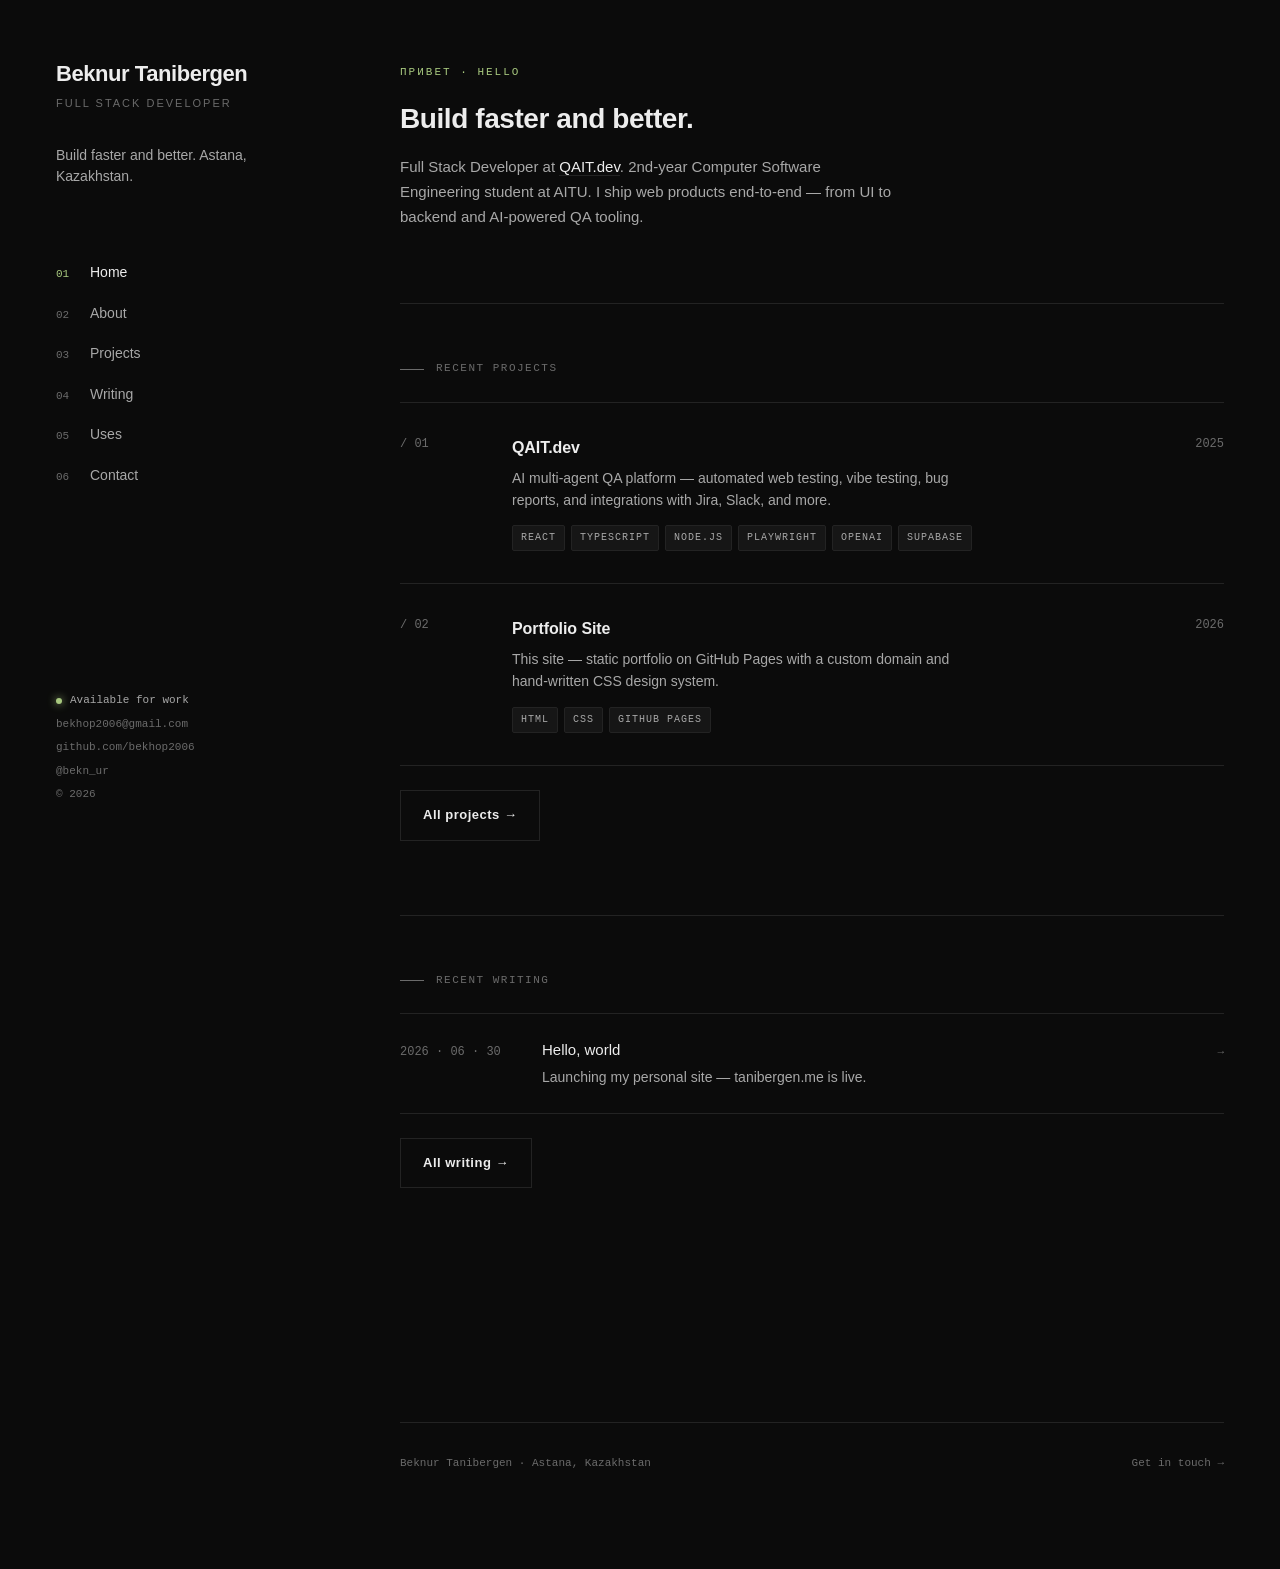
<file: index.html>
<!DOCTYPE html>
<html lang="en">
  <head>
    <meta charset="utf-8" />
    <link rel="icon" type="image/x-icon" href="/images/favicon.ico" />
    <meta name="viewport" content="width=device-width, initial-scale=1" />
    <title>Beknur Tanibergen — Full Stack Developer</title>
    <meta
      name="description"
      content="Full Stack Developer at QAIT.dev. 2nd-year student at AITU, Astana, Kazakhstan. Build faster and better."
    />
    <link rel="canonical" href="https://tanibergen.me/" />
    <meta property="og:type" content="website" />
    <meta property="og:url" content="https://tanibergen.me/" />
    <meta property="og:title" content="Beknur Tanibergen — Full Stack Developer" />
    <meta
      property="og:description"
      content="Full Stack Developer at QAIT.dev. 2nd-year student at AITU, Astana, Kazakhstan."
    />
    <link rel="stylesheet" href="/css/styles.css" />
  </head>
  <body>
    <div class="shell">
      <aside class="sidebar">
        <a href="/" class="brand">
          <div class="name">Beknur Tanibergen</div>
          <div class="role">Full Stack Developer</div>
        </a>
        <p class="bio">Build faster and better. Astana, Kazakhstan.</p>
        <nav class="nav">
          <a href="/" class="active"><span class="num">01</span><span>Home</span></a>
          <a href="/about/"><span class="num">02</span><span>About</span></a>
          <a href="/projects/"><span class="num">03</span><span>Projects</span></a>
          <a href="/blog/"><span class="num">04</span><span>Writing</span></a>
          <a href="/uses/"><span class="num">05</span><span>Uses</span></a>
          <a href="/contact/"><span class="num">06</span><span>Contact</span></a>
        </nav>
        <div class="sidebar-foot">
          <span class="status"><span class="dot"></span>Available for work</span>
          <a href="mailto:bekhop2006@gmail.com">bekhop2006@gmail.com</a>
          <a href="https://github.com/bekhop2006" target="_blank" rel="noopener noreferrer">github.com/bekhop2006</a>
          <a href="https://t.me/bekn_ur" target="_blank" rel="noopener noreferrer">@bekn_ur</a>
          <span>© 2026</span>
        </div>
      </aside>

      <main class="main">
        <section class="hero">
          <div class="eyebrow">Привет · Hello</div>
          <h1>Build faster and better.</h1>
          <p class="lede">
            Full Stack Developer at <a href="https://qait.dev" target="_blank" rel="noopener noreferrer">QAIT.dev</a>.
            2nd-year Computer Software Engineering student at AITU. I ship web products end-to-end — from UI to
            backend and AI-powered QA tooling.
          </p>
        </section>

        <section class="block">
          <div class="section-label">Recent projects</div>
          <div class="projects">
            <a href="/projects/qait/" class="project">
              <div class="index">/ 01</div>
              <div>
                <div class="project-title">QAIT.dev</div>
                <div class="project-desc">
                  AI multi-agent QA platform — automated web testing, vibe testing, bug reports, and integrations
                  with Jira, Slack, and more.
                </div>
                <div class="tags">
                  <span class="tag">React</span><span class="tag">TypeScript</span><span class="tag">Node.js</span
                  ><span class="tag">Playwright</span><span class="tag">OpenAI</span><span class="tag">Supabase</span>
                </div>
              </div>
              <div class="year">2025</div>
            </a>
            <a href="/projects/portfolio-site/" class="project">
              <div class="index">/ 02</div>
              <div>
                <div class="project-title">Portfolio Site</div>
                <div class="project-desc">
                  This site — static portfolio on GitHub Pages with a custom domain and hand-written CSS design
                  system.
                </div>
                <div class="tags">
                  <span class="tag">HTML</span><span class="tag">CSS</span><span class="tag">GitHub Pages</span>
                </div>
              </div>
              <div class="year">2026</div>
            </a>
          </div>
          <p style="margin-top: 24px">
            <a href="/projects/" class="btn btn-ghost">All projects →</a>
          </p>
        </section>

        <section class="block">
          <div class="section-label">Recent writing</div>
          <div class="posts">
            <a href="/blog/hello-world/" class="post-row">
              <div class="date">2026 · 06 · 30</div>
              <div>
                <div class="post-title">Hello, world</div>
                <div class="post-excerpt">Launching my personal site — tanibergen.me is live.</div>
              </div>
              <div class="reading">→</div>
            </a>
          </div>
          <p style="margin-top: 24px">
            <a href="/blog/" class="btn btn-ghost">All writing →</a>
          </p>
        </section>
      </main>

      <footer class="foot">
        <span>Beknur Tanibergen · Astana, Kazakhstan</span>
        <span><a href="/contact/">Get in touch →</a></span>
      </footer>
    </div>
  </body>
</html>
</file>
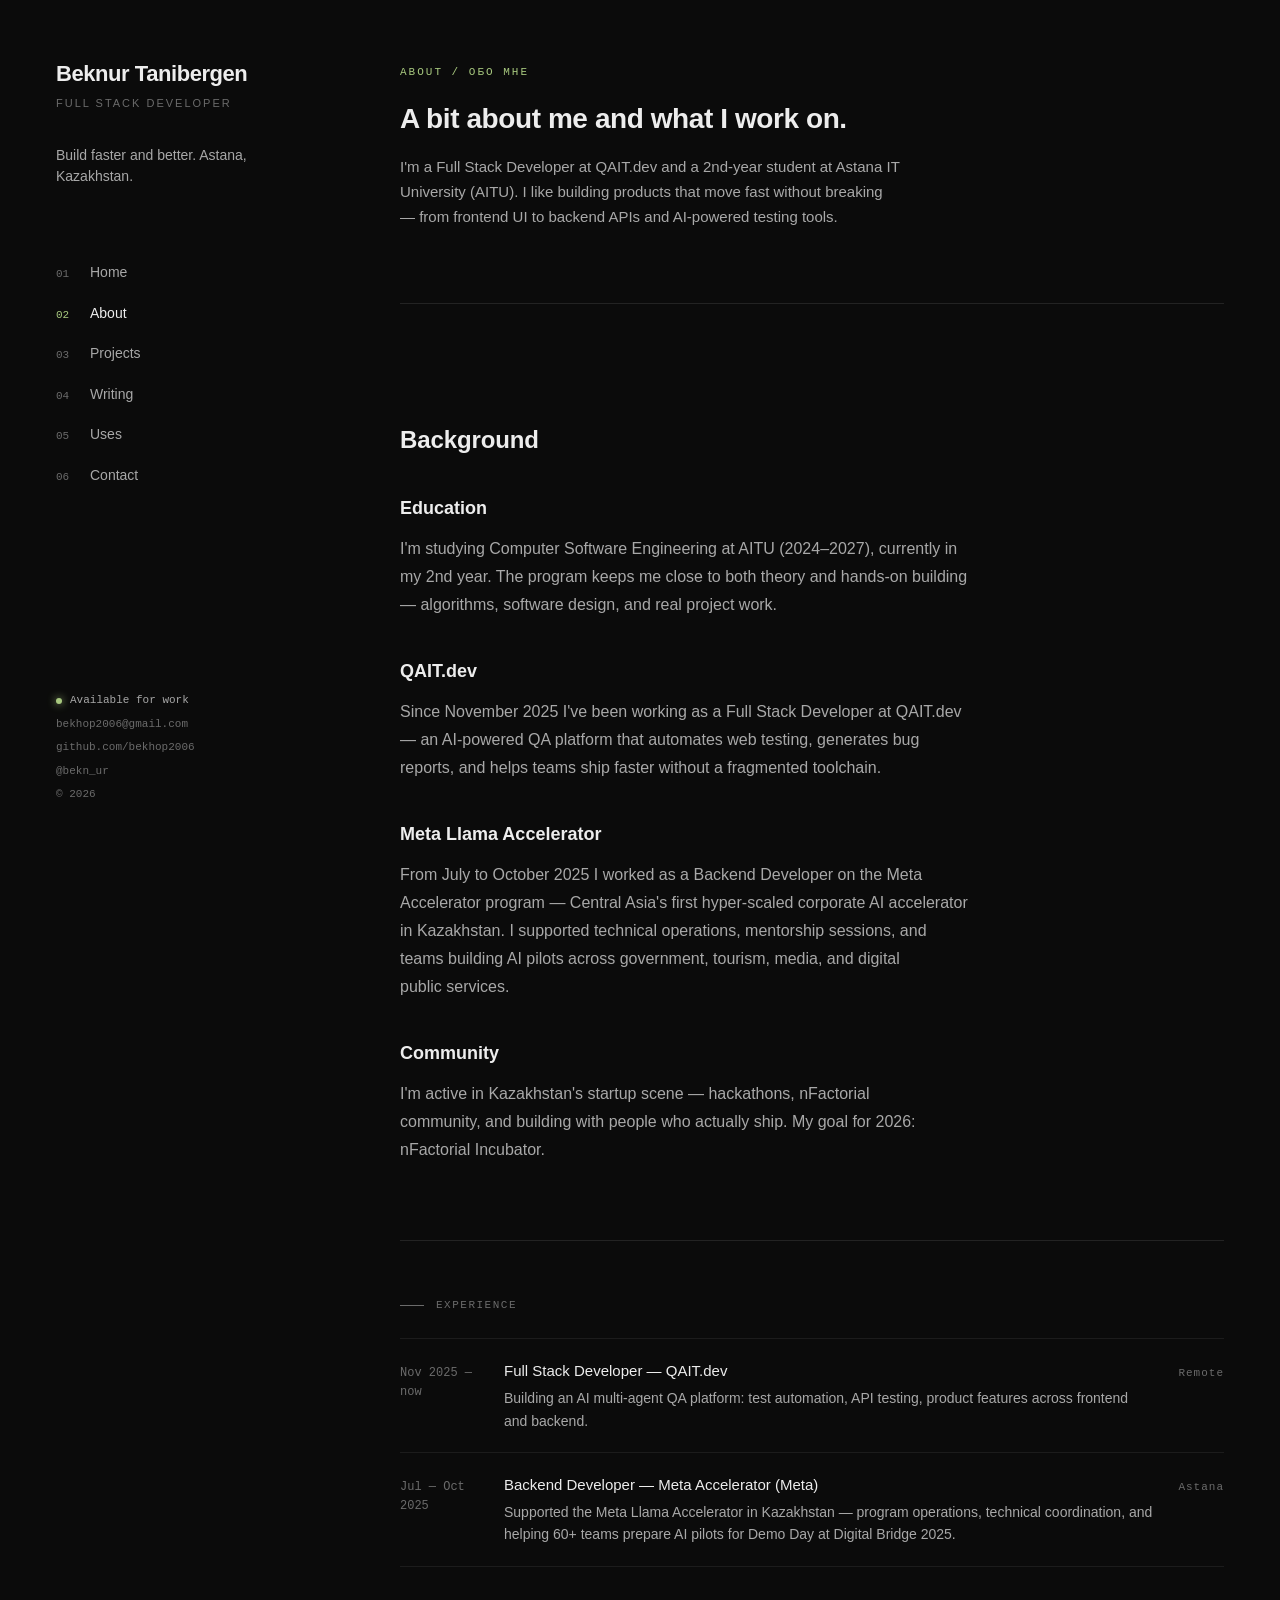
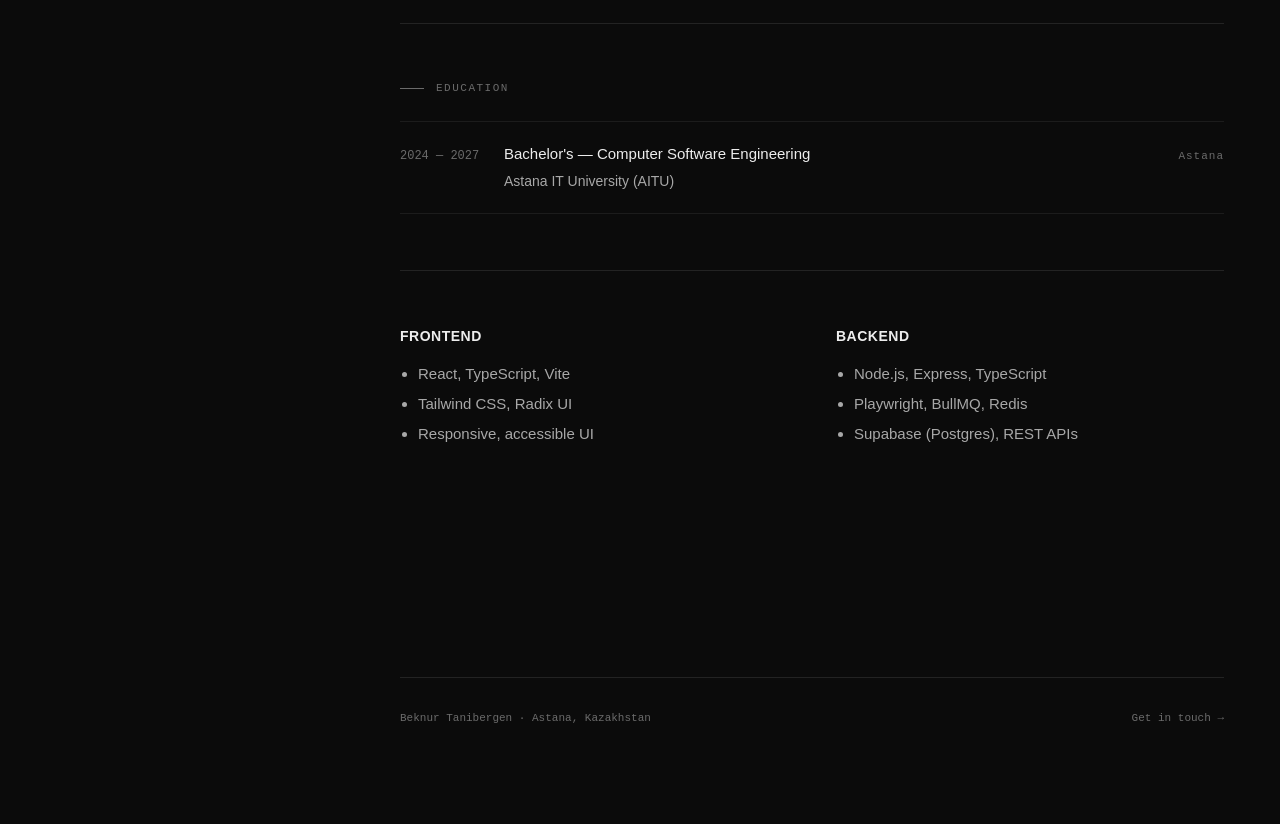
<file: about/index.html>
<!DOCTYPE html>
<html lang="en">
  <head>
    <meta charset="utf-8" />
    <link rel="icon" type="image/x-icon" href="/images/favicon.ico" />
    <meta name="viewport" content="width=device-width, initial-scale=1" />
    <title>About | Beknur Tanibergen</title>
    <meta name="description" content="About Beknur Tanibergen — Full Stack Developer at QAIT.dev, AITU student." />
    <link rel="stylesheet" href="/css/styles.css" />
  </head>
  <body>
    <div class="shell">
      <aside class="sidebar">
        <a href="/" class="brand">
          <div class="name">Beknur Tanibergen</div>
          <div class="role">Full Stack Developer</div>
        </a>
        <p class="bio">Build faster and better. Astana, Kazakhstan.</p>
        <nav class="nav">
          <a href="/"><span class="num">01</span><span>Home</span></a>
          <a href="/about/" class="active"><span class="num">02</span><span>About</span></a>
          <a href="/projects/"><span class="num">03</span><span>Projects</span></a>
          <a href="/blog/"><span class="num">04</span><span>Writing</span></a>
          <a href="/uses/"><span class="num">05</span><span>Uses</span></a>
          <a href="/contact/"><span class="num">06</span><span>Contact</span></a>
        </nav>
        <div class="sidebar-foot">
          <span class="status"><span class="dot"></span>Available for work</span>
          <a href="mailto:bekhop2006@gmail.com">bekhop2006@gmail.com</a>
          <a href="https://github.com/bekhop2006" target="_blank" rel="noopener noreferrer">github.com/bekhop2006</a>
          <a href="https://t.me/bekn_ur" target="_blank" rel="noopener noreferrer">@bekn_ur</a>
          <span>© 2026</span>
        </div>
      </aside>

      <main class="main">
        <section class="hero">
          <div class="eyebrow">About / Обо мне</div>
          <h1>A bit about me and what I work on.</h1>
          <p class="lede">
            I'm a Full Stack Developer at QAIT.dev and a 2nd-year student at Astana IT University (AITU). I like
            building products that move fast without breaking — from frontend UI to backend APIs and AI-powered
            testing tools.
          </p>
        </section>

        <section class="block prose">
          <h2>Background</h2>
          <h3>Education</h3>
          <p>
            I'm studying Computer Software Engineering at AITU (2024–2027), currently in my 2nd year. The program
            keeps me close to both theory and hands-on building — algorithms, software design, and real project
            work.
          </p>
          <h3>QAIT.dev</h3>
          <p>
            Since November 2025 I've been working as a Full Stack Developer at QAIT.dev — an AI-powered QA platform
            that automates web testing, generates bug reports, and helps teams ship faster without a fragmented
            toolchain.
          </p>
          <h3>Meta Llama Accelerator</h3>
          <p>
            From July to October 2025 I worked as a Backend Developer on the Meta Accelerator program — Central
            Asia's first hyper-scaled corporate AI accelerator in Kazakhstan. I supported technical operations,
            mentorship sessions, and teams building AI pilots across government, tourism, media, and digital public
            services.
          </p>
          <h3>Community</h3>
          <p>
            I'm active in Kazakhstan's startup scene — hackathons, nFactorial community, and building with people
            who actually ship. My goal for 2026: nFactorial Incubator.
          </p>
        </section>

        <section class="block">
          <div class="section-label">Experience</div>
          <div class="row-list">
            <div class="row">
              <div class="meta">Nov 2025 — now</div>
              <div>
                <div class="title">Full Stack Developer — QAIT.dev</div>
                <div class="sub">
                  Building an AI multi-agent QA platform: test automation, API testing, product features across
                  frontend and backend.
                </div>
              </div>
              <div class="end">Remote</div>
            </div>
            <div class="row">
              <div class="meta">Jul — Oct 2025</div>
              <div>
                <div class="title">Backend Developer — Meta Accelerator (Meta)</div>
                <div class="sub">
                  Supported the Meta Llama Accelerator in Kazakhstan — program operations, technical coordination,
                  and helping 60+ teams prepare AI pilots for Demo Day at Digital Bridge 2025.
                </div>
              </div>
              <div class="end">Astana</div>
            </div>
          </div>
        </section>

        <section class="block">
          <div class="section-label">Education</div>
          <div class="row-list">
            <div class="row">
              <div class="meta">2024 — 2027</div>
              <div>
                <div class="title">Bachelor's — Computer Software Engineering</div>
                <div class="sub">Astana IT University (AITU)</div>
              </div>
              <div class="end">Astana</div>
            </div>
          </div>
        </section>

        <section class="block">
          <div class="grid-2">
            <div>
              <h3>Frontend</h3>
              <ul>
                <li>React, TypeScript, Vite</li>
                <li>Tailwind CSS, Radix UI</li>
                <li>Responsive, accessible UI</li>
              </ul>
            </div>
            <div>
              <h3>Backend</h3>
              <ul>
                <li>Node.js, Express, TypeScript</li>
                <li>Playwright, BullMQ, Redis</li>
                <li>Supabase (Postgres), REST APIs</li>
              </ul>
            </div>
          </div>
        </section>
      </main>

      <footer class="foot">
        <span>Beknur Tanibergen · Astana, Kazakhstan</span>
        <span><a href="/contact/">Get in touch →</a></span>
      </footer>
    </div>
  </body>
</html>
</file>
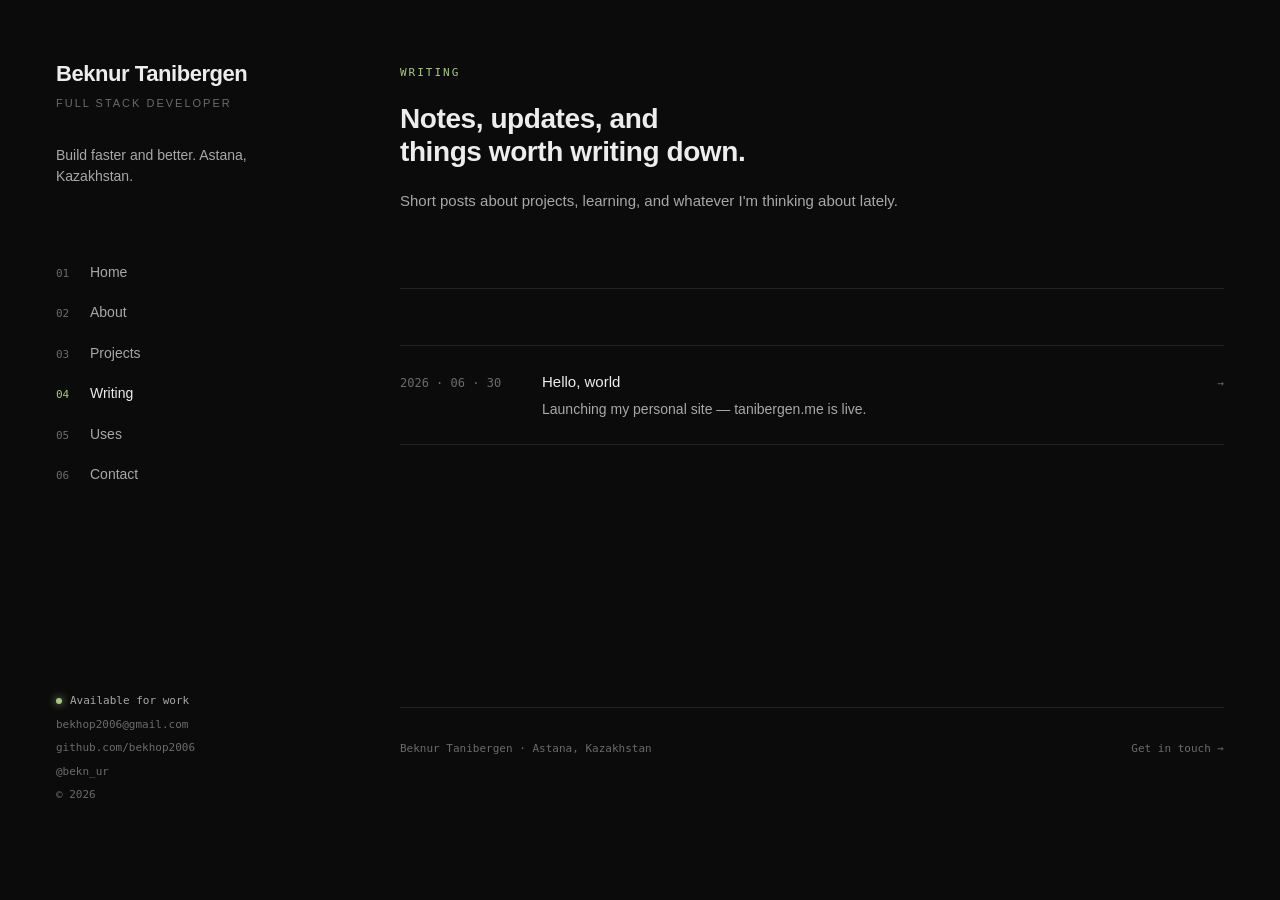
<file: blog/index.html>
<!DOCTYPE html>
<html lang="en">
  <head>
    <meta charset="utf-8" />
    <link rel="icon" type="image/x-icon" href="/images/favicon.ico" />
    <meta name="viewport" content="width=device-width, initial-scale=1" />
    <title>Writing | Beknur Tanibergen</title>
    <link rel="stylesheet" href="/css/styles.css" />
  </head>
  <body>
    <div class="shell">
      <aside class="sidebar">
        <a href="/" class="brand">
          <div class="name">Beknur Tanibergen</div>
          <div class="role">Full Stack Developer</div>
        </a>
        <p class="bio">Build faster and better. Astana, Kazakhstan.</p>
        <nav class="nav">
          <a href="/"><span class="num">01</span><span>Home</span></a>
          <a href="/about/"><span class="num">02</span><span>About</span></a>
          <a href="/projects/"><span class="num">03</span><span>Projects</span></a>
          <a href="/blog/" class="active"><span class="num">04</span><span>Writing</span></a>
          <a href="/uses/"><span class="num">05</span><span>Uses</span></a>
          <a href="/contact/"><span class="num">06</span><span>Contact</span></a>
        </nav>
        <div class="sidebar-foot">
          <span class="status"><span class="dot"></span>Available for work</span>
          <a href="mailto:bekhop2006@gmail.com">bekhop2006@gmail.com</a>
          <a href="https://github.com/bekhop2006" target="_blank" rel="noopener noreferrer">github.com/bekhop2006</a>
          <a href="https://t.me/bekn_ur" target="_blank" rel="noopener noreferrer">@bekn_ur</a>
          <span>© 2026</span>
        </div>
      </aside>

      <main class="main">
        <section class="hero">
          <div class="eyebrow">Writing</div>
          <h1>Notes, updates, and things worth writing down.</h1>
          <p class="lede">Short posts about projects, learning, and whatever I'm thinking about lately.</p>
        </section>

        <section class="block">
          <div class="posts">
            <a href="/blog/hello-world/" class="post-row">
              <div class="date">2026 · 06 · 30</div>
              <div>
                <div class="post-title">Hello, world</div>
                <div class="post-excerpt">Launching my personal site — tanibergen.me is live.</div>
              </div>
              <div class="reading">→</div>
            </a>
          </div>
        </section>
      </main>

      <footer class="foot">
        <span>Beknur Tanibergen · Astana, Kazakhstan</span>
        <span><a href="/contact/">Get in touch →</a></span>
      </footer>
    </div>
  </body>
</html>
</file>
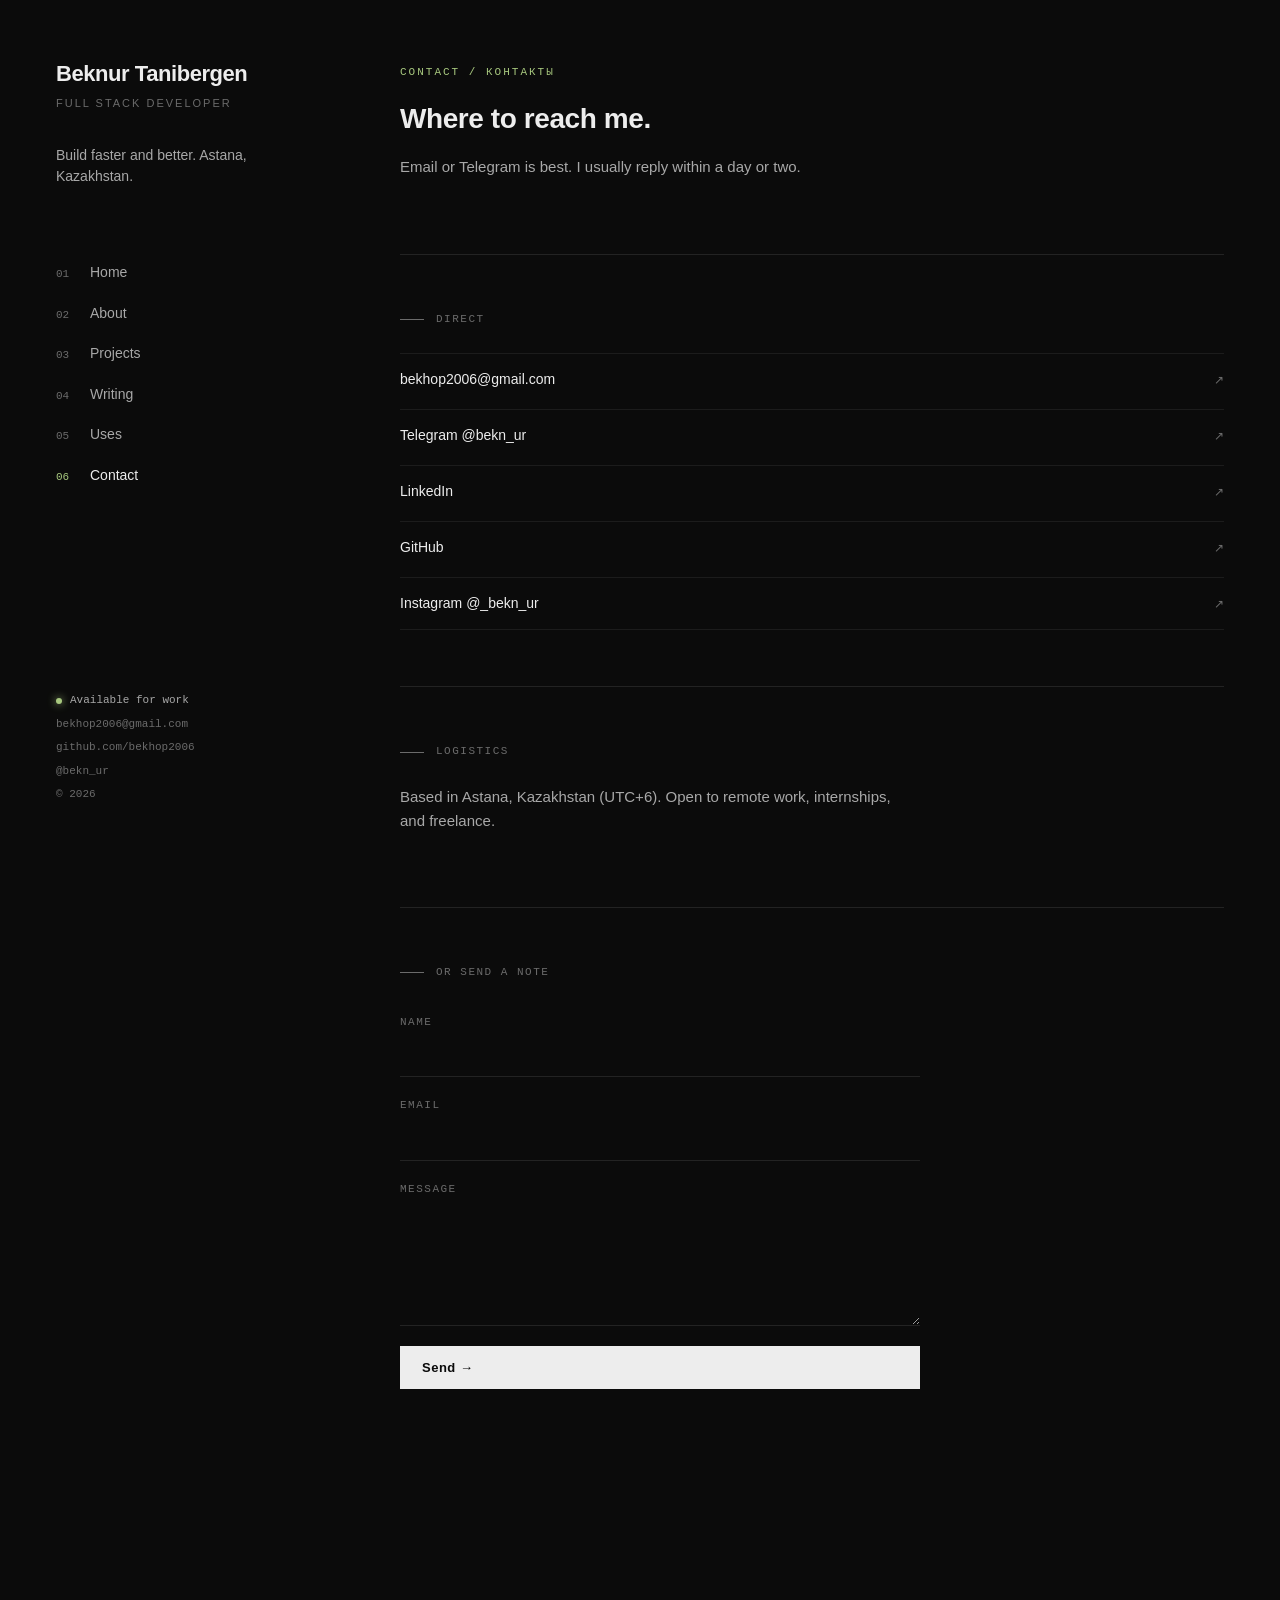
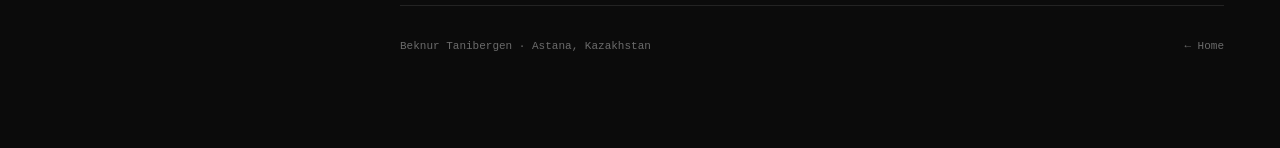
<file: contact/index.html>
<!DOCTYPE html>
<html lang="en">
  <head>
    <meta charset="utf-8" />
    <link rel="icon" type="image/x-icon" href="/images/favicon.ico" />
    <meta name="viewport" content="width=device-width, initial-scale=1" />
    <title>Contact | Beknur Tanibergen</title>
    <link rel="stylesheet" href="/css/styles.css" />
  </head>
  <body>
    <div class="shell">
      <aside class="sidebar">
        <a href="/" class="brand">
          <div class="name">Beknur Tanibergen</div>
          <div class="role">Full Stack Developer</div>
        </a>
        <p class="bio">Build faster and better. Astana, Kazakhstan.</p>
        <nav class="nav">
          <a href="/"><span class="num">01</span><span>Home</span></a>
          <a href="/about/"><span class="num">02</span><span>About</span></a>
          <a href="/projects/"><span class="num">03</span><span>Projects</span></a>
          <a href="/blog/"><span class="num">04</span><span>Writing</span></a>
          <a href="/uses/"><span class="num">05</span><span>Uses</span></a>
          <a href="/contact/" class="active"><span class="num">06</span><span>Contact</span></a>
        </nav>
        <div class="sidebar-foot">
          <span class="status"><span class="dot"></span>Available for work</span>
          <a href="mailto:bekhop2006@gmail.com">bekhop2006@gmail.com</a>
          <a href="https://github.com/bekhop2006" target="_blank" rel="noopener noreferrer">github.com/bekhop2006</a>
          <a href="https://t.me/bekn_ur" target="_blank" rel="noopener noreferrer">@bekn_ur</a>
          <span>© 2026</span>
        </div>
      </aside>

      <main class="main">
        <section class="hero">
          <div class="eyebrow">Contact / Контакты</div>
          <h1>Where to reach me.</h1>
          <p class="lede">Email or Telegram is best. I usually reply within a day or two.</p>
        </section>

        <section class="block">
          <div class="section-label">Direct</div>
          <div class="linklist">
            <a href="mailto:bekhop2006@gmail.com">
              <span>bekhop2006@gmail.com</span>
              <span class="arrow">↗</span>
            </a>
            <a href="https://t.me/bekn_ur" target="_blank" rel="noopener noreferrer">
              <span>Telegram @bekn_ur</span>
              <span class="arrow">↗</span>
            </a>
            <a href="https://www.linkedin.com/in/beknur-tanibergen-403b2938a/" target="_blank" rel="noopener noreferrer">
              <span>LinkedIn</span>
              <span class="arrow">↗</span>
            </a>
            <a href="https://github.com/bekhop2006" target="_blank" rel="noopener noreferrer">
              <span>GitHub</span>
              <span class="arrow">↗</span>
            </a>
            <a href="https://instagram.com/_bekn_ur" target="_blank" rel="noopener noreferrer">
              <span>Instagram @_bekn_ur</span>
              <span class="arrow">↗</span>
            </a>
          </div>
        </section>

        <section class="block">
          <div class="section-label">Logistics</div>
          <p>Based in Astana, Kazakhstan (UTC+6). Open to remote work, internships, and freelance.</p>
        </section>

        <section class="block">
          <div class="section-label">Or send a note</div>
          <form class="form" id="contact-form">
            <div class="field">
              <label for="name">Name</label>
              <input id="name" name="name" type="text" autocomplete="name" required />
            </div>
            <div class="field">
              <label for="email">Email</label>
              <input id="email" name="email" type="email" autocomplete="email" required />
            </div>
            <div class="field">
              <label for="message">Message</label>
              <textarea id="message" name="message" required></textarea>
            </div>
            <button type="submit" class="btn">Send →</button>
          </form>
        </section>
      </main>

      <footer class="foot">
        <span>Beknur Tanibergen · Astana, Kazakhstan</span>
        <span><a href="/">← Home</a></span>
      </footer>
    </div>
    <script src="/js/contact.js"></script>
  </body>
</html>
</file>
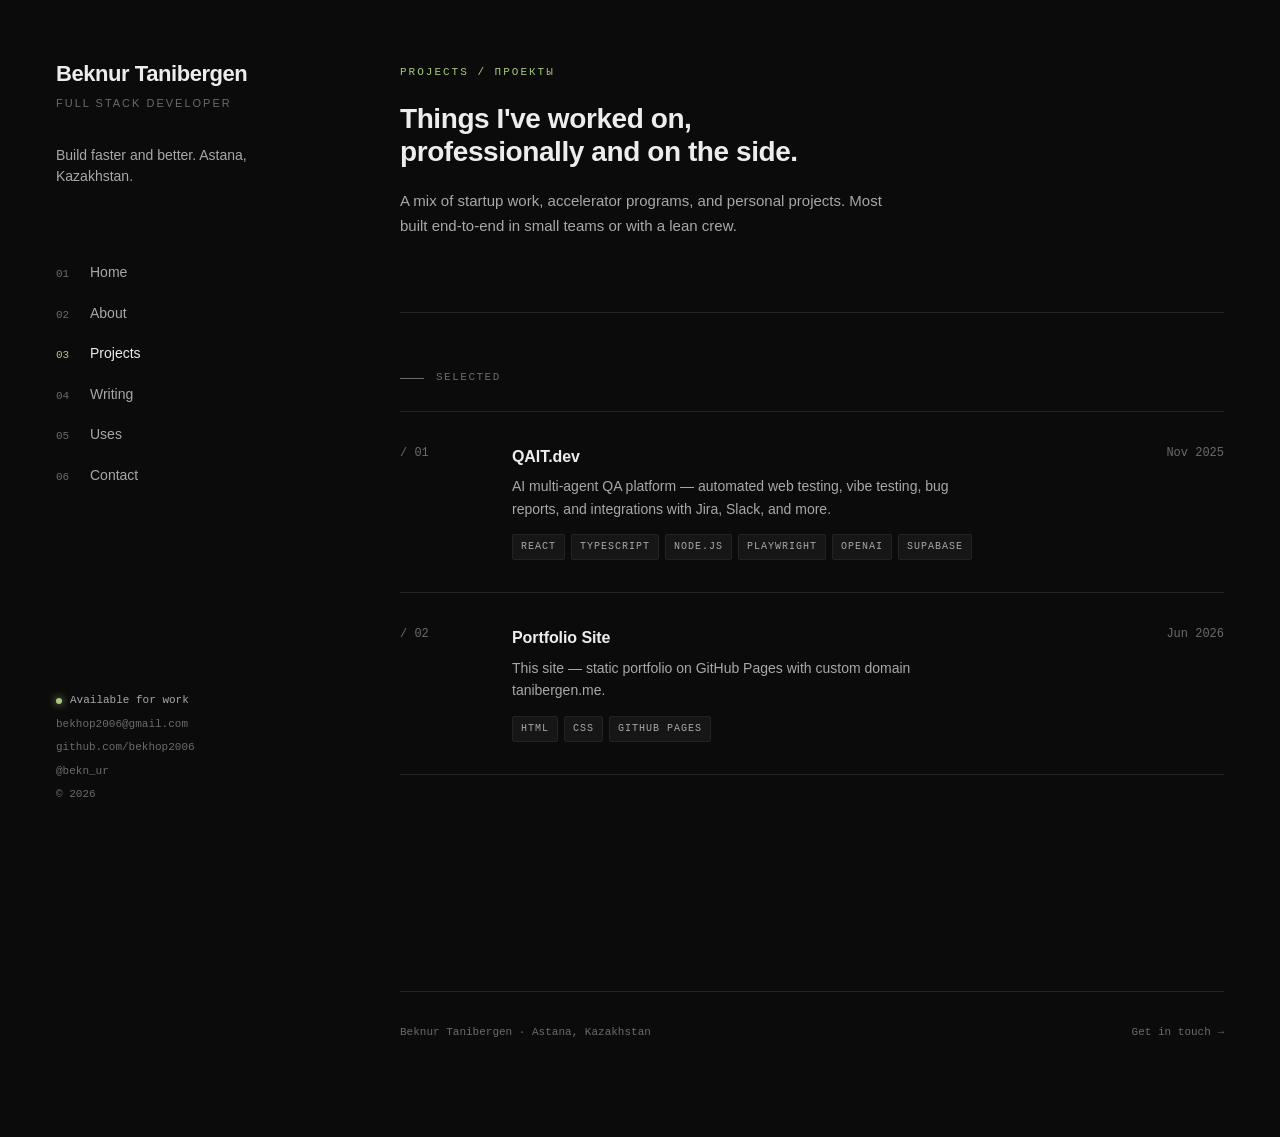
<file: projects/index.html>
<!DOCTYPE html>
<html lang="en">
  <head>
    <meta charset="utf-8" />
    <link rel="icon" type="image/x-icon" href="/images/favicon.ico" />
    <meta name="viewport" content="width=device-width, initial-scale=1" />
    <title>Projects | Beknur Tanibergen</title>
    <meta name="description" content="Selected projects by Beknur Tanibergen — QAIT.dev and more." />
    <link rel="stylesheet" href="/css/styles.css" />
  </head>
  <body>
    <div class="shell">
      <aside class="sidebar">
        <a href="/" class="brand">
          <div class="name">Beknur Tanibergen</div>
          <div class="role">Full Stack Developer</div>
        </a>
        <p class="bio">Build faster and better. Astana, Kazakhstan.</p>
        <nav class="nav">
          <a href="/"><span class="num">01</span><span>Home</span></a>
          <a href="/about/"><span class="num">02</span><span>About</span></a>
          <a href="/projects/" class="active"><span class="num">03</span><span>Projects</span></a>
          <a href="/blog/"><span class="num">04</span><span>Writing</span></a>
          <a href="/uses/"><span class="num">05</span><span>Uses</span></a>
          <a href="/contact/"><span class="num">06</span><span>Contact</span></a>
        </nav>
        <div class="sidebar-foot">
          <span class="status"><span class="dot"></span>Available for work</span>
          <a href="mailto:bekhop2006@gmail.com">bekhop2006@gmail.com</a>
          <a href="https://github.com/bekhop2006" target="_blank" rel="noopener noreferrer">github.com/bekhop2006</a>
          <a href="https://t.me/bekn_ur" target="_blank" rel="noopener noreferrer">@bekn_ur</a>
          <span>© 2026</span>
        </div>
      </aside>

      <main class="main">
        <section class="hero">
          <div class="eyebrow">Projects / Проекты</div>
          <h1>Things I've worked on, professionally and on the side.</h1>
          <p class="lede">
            A mix of startup work, accelerator programs, and personal projects. Most built end-to-end in small teams
            or with a lean crew.
          </p>
        </section>

        <section class="block">
          <div class="section-label">Selected</div>
          <div class="projects">
            <a href="/projects/qait/" class="project">
              <div class="index">/ 01</div>
              <div>
                <div class="project-title">QAIT.dev</div>
                <div class="project-desc">
                  AI multi-agent QA platform — automated web testing, vibe testing, bug reports, and integrations
                  with Jira, Slack, and more.
                </div>
                <div class="tags">
                  <span class="tag">React</span><span class="tag">TypeScript</span><span class="tag">Node.js</span
                  ><span class="tag">Playwright</span><span class="tag">OpenAI</span><span class="tag">Supabase</span>
                </div>
              </div>
              <div class="year">Nov 2025</div>
            </a>
            <a href="/projects/portfolio-site/" class="project">
              <div class="index">/ 02</div>
              <div>
                <div class="project-title">Portfolio Site</div>
                <div class="project-desc">
                  This site — static portfolio on GitHub Pages with custom domain tanibergen.me.
                </div>
                <div class="tags">
                  <span class="tag">HTML</span><span class="tag">CSS</span><span class="tag">GitHub Pages</span>
                </div>
              </div>
              <div class="year">Jun 2026</div>
            </a>
          </div>
        </section>
      </main>

      <footer class="foot">
        <span>Beknur Tanibergen · Astana, Kazakhstan</span>
        <span><a href="/contact/">Get in touch →</a></span>
      </footer>
    </div>
  </body>
</html>
</file>
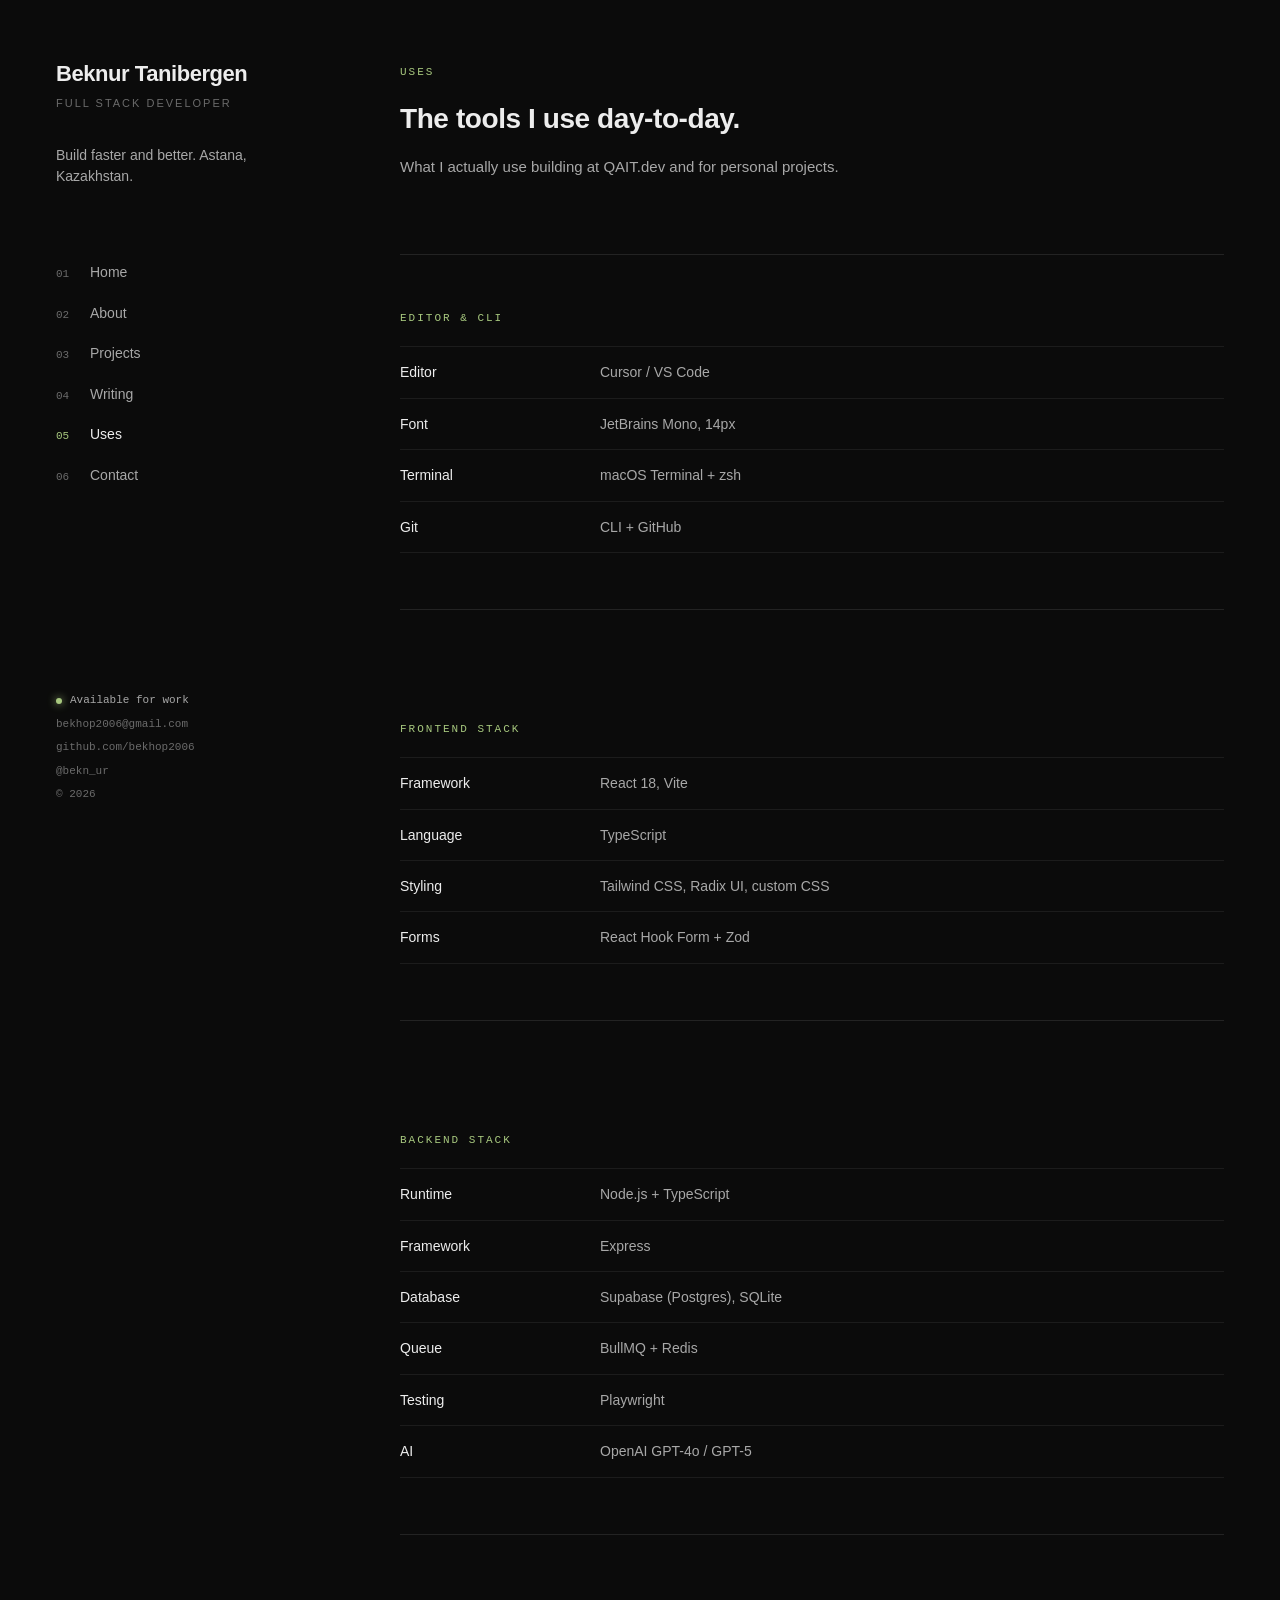
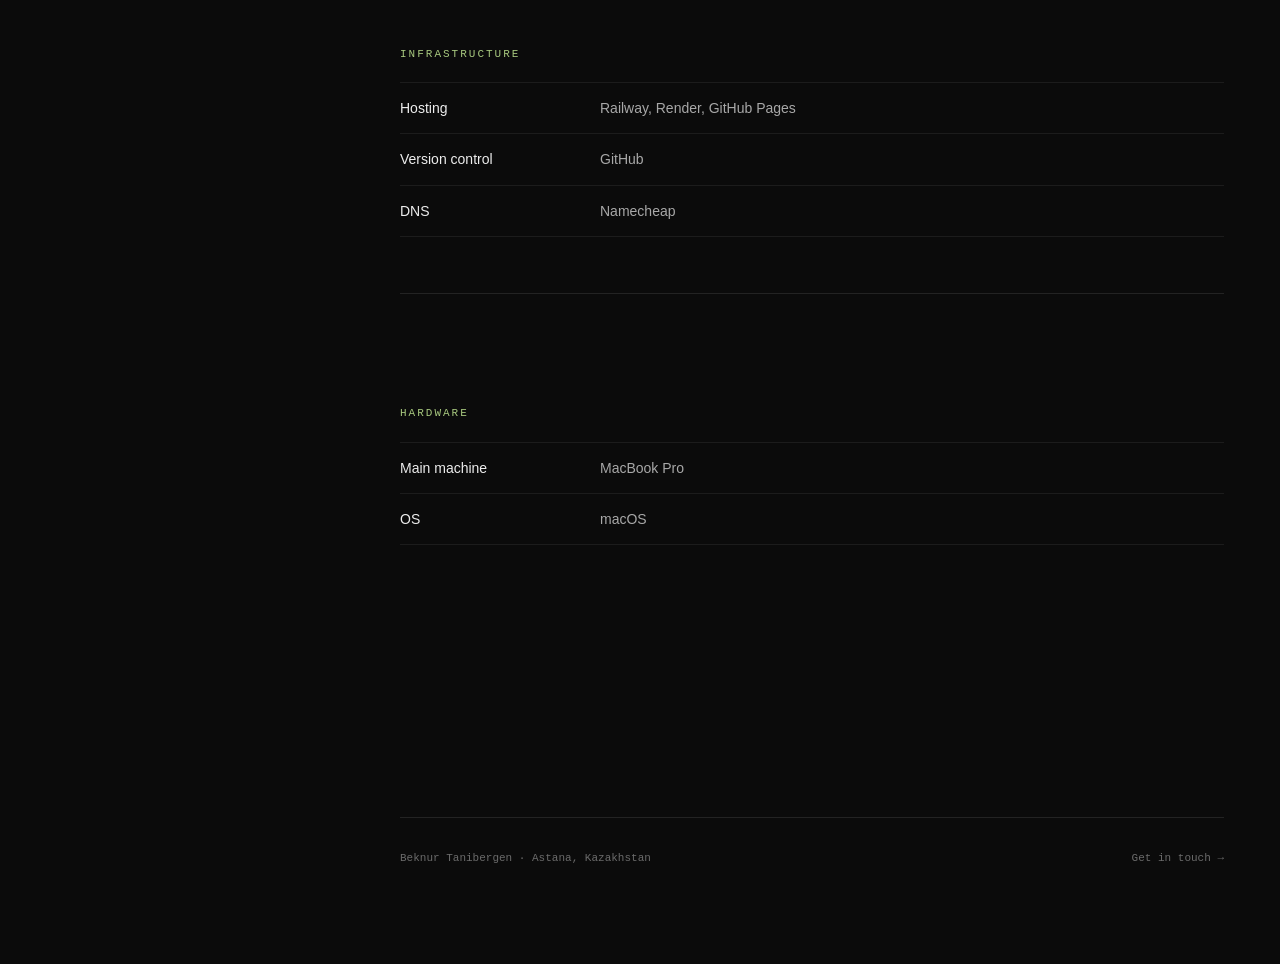
<file: uses/index.html>
<!DOCTYPE html>
<html lang="en">
  <head>
    <meta charset="utf-8" />
    <link rel="icon" type="image/x-icon" href="/images/favicon.ico" />
    <meta name="viewport" content="width=device-width, initial-scale=1" />
    <title>Uses | Beknur Tanibergen</title>
    <link rel="stylesheet" href="/css/styles.css" />
  </head>
  <body>
    <div class="shell">
      <aside class="sidebar">
        <a href="/" class="brand">
          <div class="name">Beknur Tanibergen</div>
          <div class="role">Full Stack Developer</div>
        </a>
        <p class="bio">Build faster and better. Astana, Kazakhstan.</p>
        <nav class="nav">
          <a href="/"><span class="num">01</span><span>Home</span></a>
          <a href="/about/"><span class="num">02</span><span>About</span></a>
          <a href="/projects/"><span class="num">03</span><span>Projects</span></a>
          <a href="/blog/"><span class="num">04</span><span>Writing</span></a>
          <a href="/uses/" class="active"><span class="num">05</span><span>Uses</span></a>
          <a href="/contact/"><span class="num">06</span><span>Contact</span></a>
        </nav>
        <div class="sidebar-foot">
          <span class="status"><span class="dot"></span>Available for work</span>
          <a href="mailto:bekhop2006@gmail.com">bekhop2006@gmail.com</a>
          <a href="https://github.com/bekhop2006" target="_blank" rel="noopener noreferrer">github.com/bekhop2006</a>
          <a href="https://t.me/bekn_ur" target="_blank" rel="noopener noreferrer">@bekn_ur</a>
          <span>© 2026</span>
        </div>
      </aside>

      <main class="main">
        <section class="hero">
          <div class="eyebrow">Uses</div>
          <h1>The tools I use day-to-day.</h1>
          <p class="lede">What I actually use building at QAIT.dev and for personal projects.</p>
        </section>

        <section class="block uses-block">
          <h3>Editor &amp; CLI</h3>
          <dl>
            <dt>Editor</dt>
            <dd>Cursor / VS Code</dd>
            <dt>Font</dt>
            <dd>JetBrains Mono, 14px</dd>
            <dt>Terminal</dt>
            <dd>macOS Terminal + zsh</dd>
            <dt>Git</dt>
            <dd>CLI + GitHub</dd>
          </dl>
        </section>

        <section class="block uses-block">
          <h3>Frontend stack</h3>
          <dl>
            <dt>Framework</dt>
            <dd>React 18, Vite</dd>
            <dt>Language</dt>
            <dd>TypeScript</dd>
            <dt>Styling</dt>
            <dd>Tailwind CSS, Radix UI, custom CSS</dd>
            <dt>Forms</dt>
            <dd>React Hook Form + Zod</dd>
          </dl>
        </section>

        <section class="block uses-block">
          <h3>Backend stack</h3>
          <dl>
            <dt>Runtime</dt>
            <dd>Node.js + TypeScript</dd>
            <dt>Framework</dt>
            <dd>Express</dd>
            <dt>Database</dt>
            <dd>Supabase (Postgres), SQLite</dd>
            <dt>Queue</dt>
            <dd>BullMQ + Redis</dd>
            <dt>Testing</dt>
            <dd>Playwright</dd>
            <dt>AI</dt>
            <dd>OpenAI GPT-4o / GPT-5</dd>
          </dl>
        </section>

        <section class="block uses-block">
          <h3>Infrastructure</h3>
          <dl>
            <dt>Hosting</dt>
            <dd>Railway, Render, GitHub Pages</dd>
            <dt>Version control</dt>
            <dd>GitHub</dd>
            <dt>DNS</dt>
            <dd>Namecheap</dd>
          </dl>
        </section>

        <section class="block uses-block">
          <h3>Hardware</h3>
          <dl>
            <dt>Main machine</dt>
            <dd>MacBook Pro</dd>
            <dt>OS</dt>
            <dd>macOS</dd>
          </dl>
        </section>
      </main>

      <footer class="foot">
        <span>Beknur Tanibergen · Astana, Kazakhstan</span>
        <span><a href="/contact/">Get in touch →</a></span>
      </footer>
    </div>
  </body>
</html>
</file>
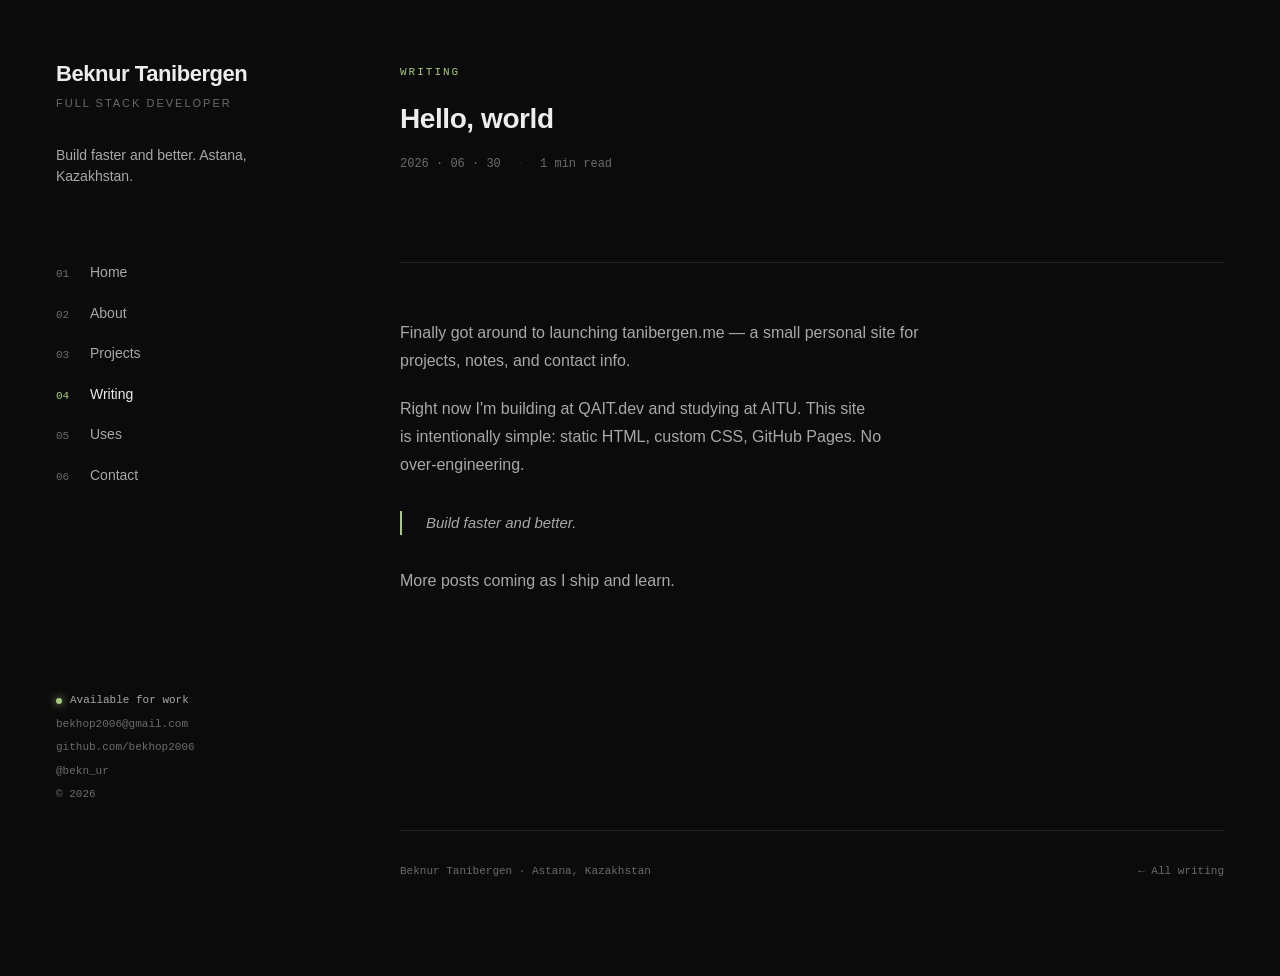
<file: blog/hello-world/index.html>
<!DOCTYPE html>
<html lang="en">
  <head>
    <meta charset="utf-8" />
    <link rel="icon" type="image/x-icon" href="/images/favicon.ico" />
    <meta name="viewport" content="width=device-width, initial-scale=1" />
    <title>Hello, world | Beknur Tanibergen</title>
    <link rel="stylesheet" href="/css/styles.css" />
  </head>
  <body>
    <div class="shell">
      <aside class="sidebar">
        <a href="/" class="brand">
          <div class="name">Beknur Tanibergen</div>
          <div class="role">Full Stack Developer</div>
        </a>
        <p class="bio">Build faster and better. Astana, Kazakhstan.</p>
        <nav class="nav">
          <a href="/"><span class="num">01</span><span>Home</span></a>
          <a href="/about/"><span class="num">02</span><span>About</span></a>
          <a href="/projects/"><span class="num">03</span><span>Projects</span></a>
          <a href="/blog/" class="active"><span class="num">04</span><span>Writing</span></a>
          <a href="/uses/"><span class="num">05</span><span>Uses</span></a>
          <a href="/contact/"><span class="num">06</span><span>Contact</span></a>
        </nav>
        <div class="sidebar-foot">
          <span class="status"><span class="dot"></span>Available for work</span>
          <a href="mailto:bekhop2006@gmail.com">bekhop2006@gmail.com</a>
          <a href="https://github.com/bekhop2006" target="_blank" rel="noopener noreferrer">github.com/bekhop2006</a>
          <a href="https://t.me/bekn_ur" target="_blank" rel="noopener noreferrer">@bekn_ur</a>
          <span>© 2026</span>
        </div>
      </aside>

      <main class="main">
        <section class="hero">
          <div class="eyebrow">Writing</div>
          <h1>Hello, world</h1>
          <div class="article-meta">
            <span>2026 · 06 · 30</span>
            <span>1 min read</span>
          </div>
        </section>

        <section class="block prose">
          <p>
            Finally got around to launching tanibergen.me — a small personal site for projects, notes, and contact
            info.
          </p>
          <p>
            Right now I'm building at QAIT.dev and studying at AITU. This site is intentionally simple: static
            HTML, custom CSS, GitHub Pages. No over-engineering.
          </p>
          <blockquote>Build faster and better.</blockquote>
          <p>More posts coming as I ship and learn.</p>
        </section>
      </main>

      <footer class="foot">
        <span>Beknur Tanibergen · Astana, Kazakhstan</span>
        <span><a href="/blog/">← All writing</a></span>
      </footer>
    </div>
  </body>
</html>
</file>
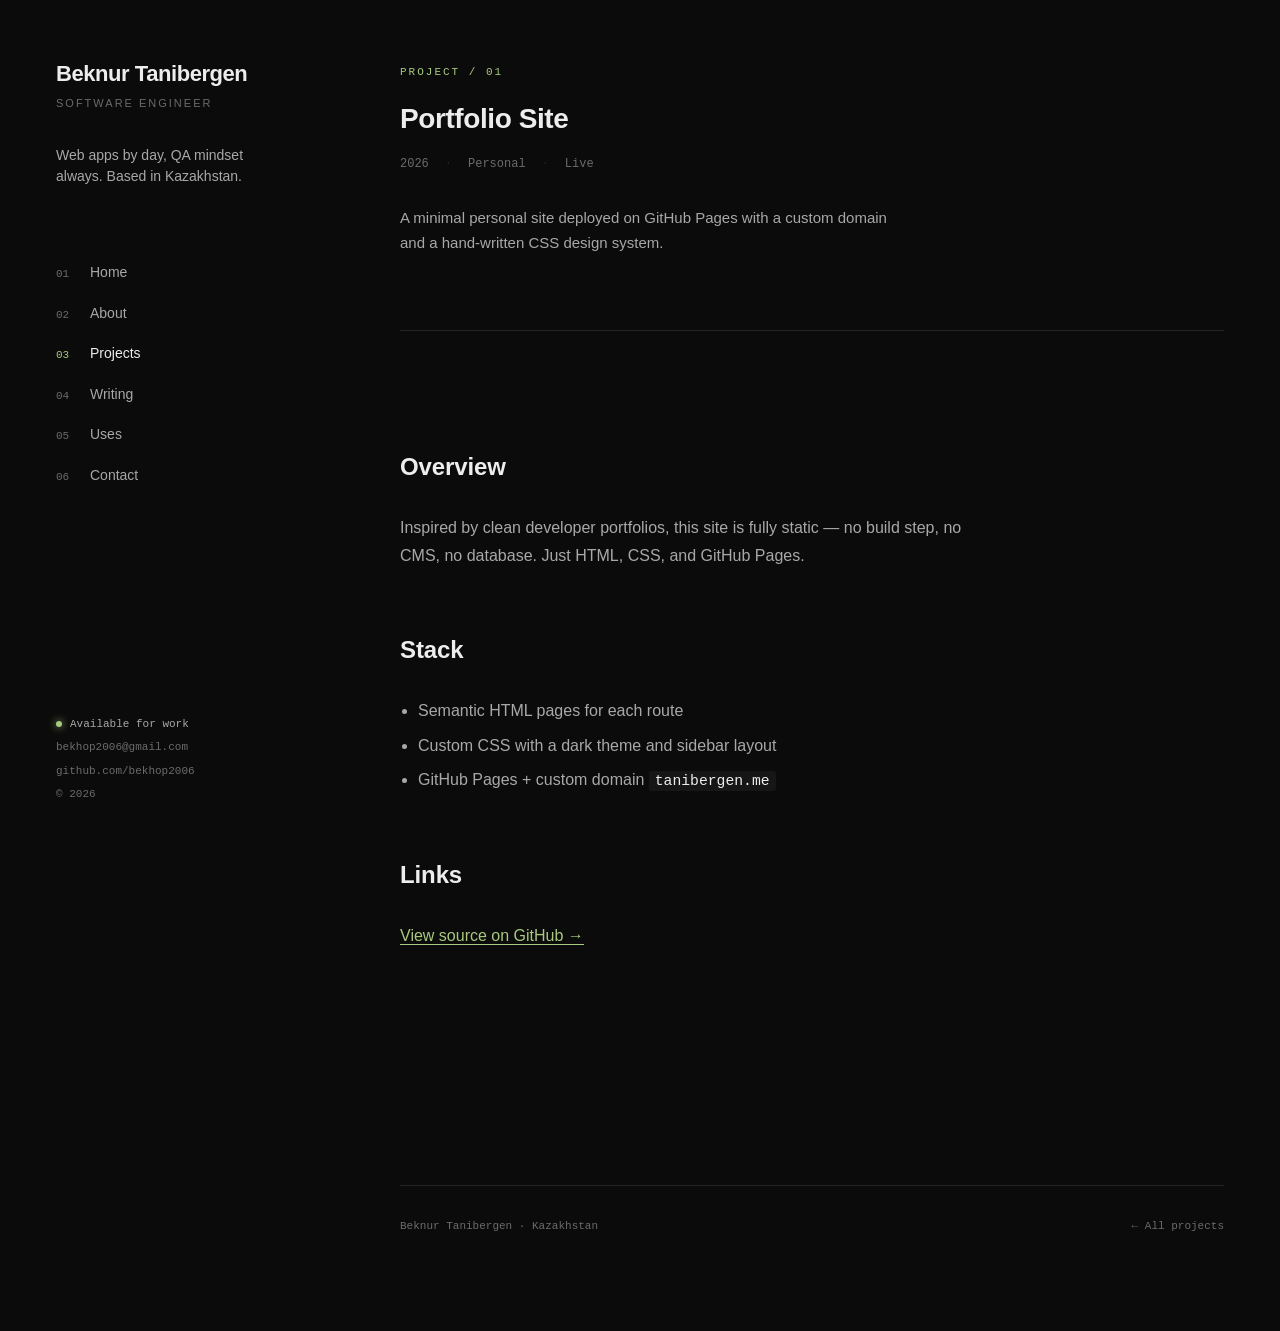
<file: projects/portfolio-site/index.html>
<!DOCTYPE html>
<html lang="en">
  <head>
    <meta charset="utf-8" />
    <link rel="icon" type="image/x-icon" href="/images/favicon.ico" />
    <meta name="viewport" content="width=device-width, initial-scale=1" />
    <title>Portfolio Site | Beknur Tanibergen</title>
    <link rel="stylesheet" href="/css/styles.css" />
  </head>
  <body>
    <div class="shell">
      <aside class="sidebar">
        <a href="/" class="brand">
          <div class="name">Beknur Tanibergen</div>
          <div class="role">Software Engineer</div>
        </a>
        <p class="bio">Web apps by day, QA mindset always. Based in Kazakhstan.</p>
        <nav class="nav">
          <a href="/"><span class="num">01</span><span>Home</span></a>
          <a href="/about/"><span class="num">02</span><span>About</span></a>
          <a href="/projects/" class="active"><span class="num">03</span><span>Projects</span></a>
          <a href="/blog/"><span class="num">04</span><span>Writing</span></a>
          <a href="/uses/"><span class="num">05</span><span>Uses</span></a>
          <a href="/contact/"><span class="num">06</span><span>Contact</span></a>
        </nav>
        <div class="sidebar-foot">
          <span class="status"><span class="dot"></span>Available for work</span>
          <a href="mailto:bekhop2006@gmail.com">bekhop2006@gmail.com</a>
          <a href="https://github.com/bekhop2006" target="_blank" rel="noopener noreferrer">github.com/bekhop2006</a>
          <span>© 2026</span>
        </div>
      </aside>

      <main class="main">
        <section class="hero">
          <div class="eyebrow">Project / 01</div>
          <h1>Portfolio Site</h1>
          <div class="article-meta">
            <span>2026</span>
            <span>Personal</span>
            <span>Live</span>
          </div>
          <p class="lede">
            A minimal personal site deployed on GitHub Pages with a custom domain and a hand-written
            CSS design system.
          </p>
        </section>

        <section class="block prose">
          <h2>Overview</h2>
          <p>
            Inspired by clean developer portfolios, this site is fully static — no build step, no CMS,
            no database. Just HTML, CSS, and GitHub Pages.
          </p>
          <h2>Stack</h2>
          <ul>
            <li>Semantic HTML pages for each route</li>
            <li>Custom CSS with a dark theme and sidebar layout</li>
            <li>GitHub Pages + custom domain <code>tanibergen.me</code></li>
          </ul>
          <h2>Links</h2>
          <p>
            <a href="https://github.com/bekhop2006/tanibergen.me" target="_blank" rel="noopener noreferrer"
              >View source on GitHub →</a
            >
          </p>
        </section>
      </main>

      <footer class="foot">
        <span>Beknur Tanibergen · Kazakhstan</span>
        <span><a href="/projects/">← All projects</a></span>
      </footer>
    </div>
  </body>
</html>
</file>
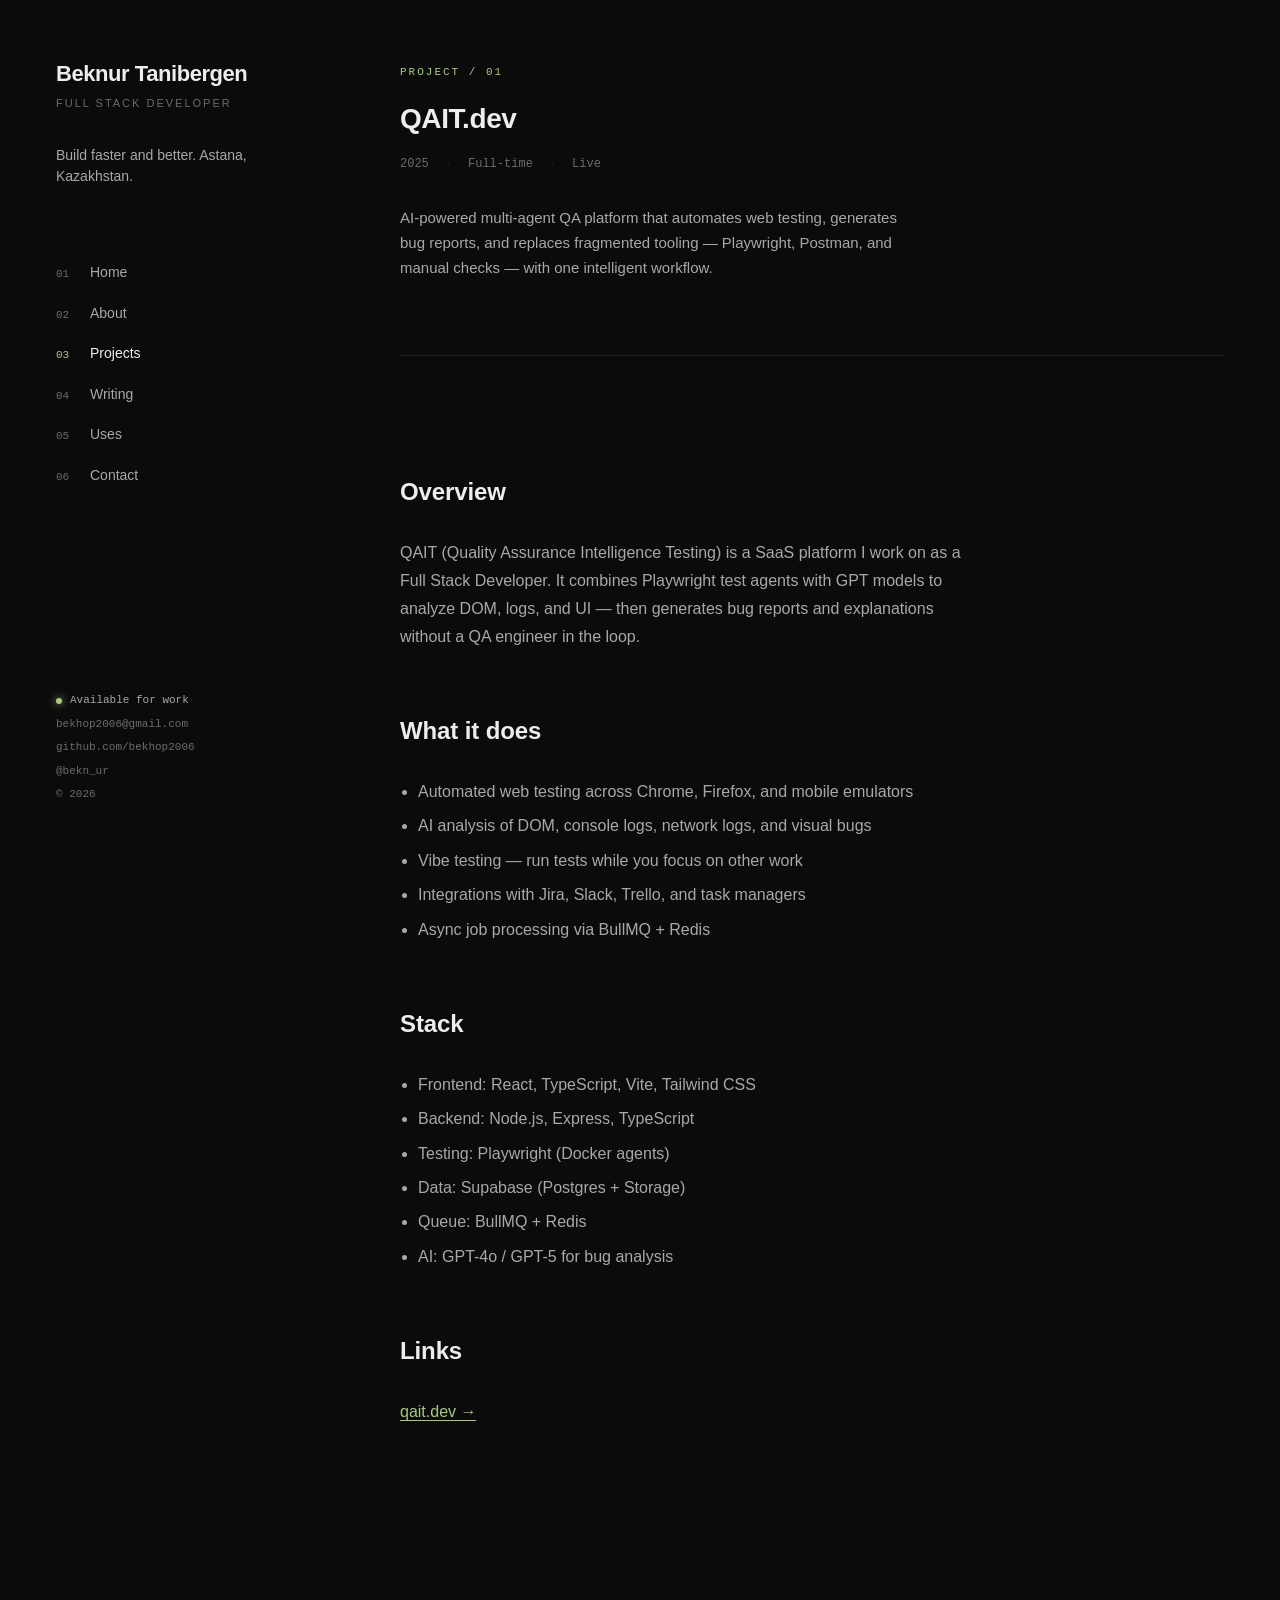
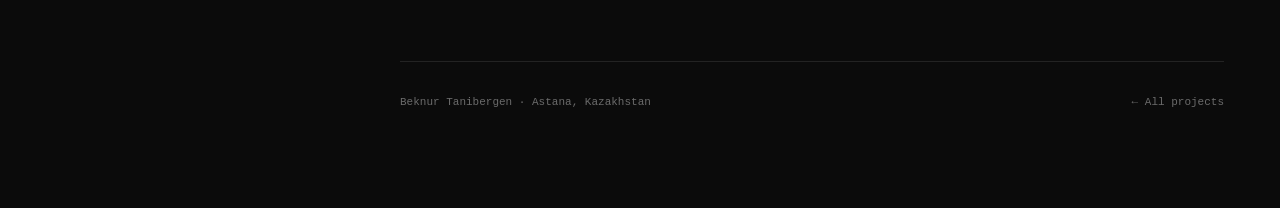
<file: projects/qait/index.html>
<!DOCTYPE html>
<html lang="en">
  <head>
    <meta charset="utf-8" />
    <link rel="icon" type="image/x-icon" href="/images/favicon.ico" />
    <meta name="viewport" content="width=device-width, initial-scale=1" />
    <title>QAIT.dev | Beknur Tanibergen</title>
    <link rel="stylesheet" href="/css/styles.css" />
  </head>
  <body>
    <div class="shell">
      <aside class="sidebar">
        <a href="/" class="brand">
          <div class="name">Beknur Tanibergen</div>
          <div class="role">Full Stack Developer</div>
        </a>
        <p class="bio">Build faster and better. Astana, Kazakhstan.</p>
        <nav class="nav">
          <a href="/"><span class="num">01</span><span>Home</span></a>
          <a href="/about/"><span class="num">02</span><span>About</span></a>
          <a href="/projects/" class="active"><span class="num">03</span><span>Projects</span></a>
          <a href="/blog/"><span class="num">04</span><span>Writing</span></a>
          <a href="/uses/"><span class="num">05</span><span>Uses</span></a>
          <a href="/contact/"><span class="num">06</span><span>Contact</span></a>
        </nav>
        <div class="sidebar-foot">
          <span class="status"><span class="dot"></span>Available for work</span>
          <a href="mailto:bekhop2006@gmail.com">bekhop2006@gmail.com</a>
          <a href="https://github.com/bekhop2006" target="_blank" rel="noopener noreferrer">github.com/bekhop2006</a>
          <a href="https://t.me/bekn_ur" target="_blank" rel="noopener noreferrer">@bekn_ur</a>
          <span>© 2026</span>
        </div>
      </aside>

      <main class="main">
        <section class="hero">
          <div class="eyebrow">Project / 01</div>
          <h1>QAIT.dev</h1>
          <div class="article-meta">
            <span>2025</span>
            <span>Full-time</span>
            <span>Live</span>
          </div>
          <p class="lede">
            AI-powered multi-agent QA platform that automates web testing, generates bug reports, and replaces
            fragmented tooling — Playwright, Postman, and manual checks — with one intelligent workflow.
          </p>
        </section>

        <section class="block prose">
          <h2>Overview</h2>
          <p>
            QAIT (Quality Assurance Intelligence Testing) is a SaaS platform I work on as a Full Stack Developer.
            It combines Playwright test agents with GPT models to analyze DOM, logs, and UI — then generates bug
            reports and explanations without a QA engineer in the loop.
          </p>
          <h2>What it does</h2>
          <ul>
            <li>Automated web testing across Chrome, Firefox, and mobile emulators</li>
            <li>AI analysis of DOM, console logs, network logs, and visual bugs</li>
            <li>Vibe testing — run tests while you focus on other work</li>
            <li>Integrations with Jira, Slack, Trello, and task managers</li>
            <li>Async job processing via BullMQ + Redis</li>
          </ul>
          <h2>Stack</h2>
          <ul>
            <li>Frontend: React, TypeScript, Vite, Tailwind CSS</li>
            <li>Backend: Node.js, Express, TypeScript</li>
            <li>Testing: Playwright (Docker agents)</li>
            <li>Data: Supabase (Postgres + Storage)</li>
            <li>Queue: BullMQ + Redis</li>
            <li>AI: GPT-4o / GPT-5 for bug analysis</li>
          </ul>
          <h2>Links</h2>
          <p>
            <a href="https://qait.dev" target="_blank" rel="noopener noreferrer">qait.dev →</a>
          </p>
        </section>
      </main>

      <footer class="foot">
        <span>Beknur Tanibergen · Astana, Kazakhstan</span>
        <span><a href="/projects/">← All projects</a></span>
      </footer>
    </div>
  </body>
</html>
</file>
<file: css/styles.css>
:root{--bg: #0b0b0b;--bg-2: #111111;--surface: #161616;--line: #232323;--line-soft: #1c1c1c;--text: #ededed;--text-2: #a8a8a8;--text-3: #6b6b6b;--accent: #a8c97f;--accent-2: #8aae5e;--sans: "Helvetica Neue", Helvetica, "Inter", -apple-system, BlinkMacSystemFont, "Segoe UI", Arial, sans-serif;--mono: ui-monospace, SFMono-Regular, "JetBrains Mono", Menlo, Consolas, monospace;--serif: "Iowan Old Style", "Charter", Georgia, serif;--max: 1280px;--sidebar-w: 280px;--gutter: 64px;--fs-display: 28px;--fs-h1: 24px;--fs-h2: 18px;--fs-h3: 16px;--fs-body: 15px;--fs-sm: 14px;--fs-xs: 12px}*,*:before,*:after{box-sizing:border-box}html,body{margin:0;padding:0;background:var(--bg);color:var(--text);font-family:var(--sans);font-size:var(--fs-body);line-height:1.6;-webkit-font-smoothing:antialiased;text-rendering:optimizeLegibility}body{font-feature-settings:"ss01","cv11"}::selection{background:var(--accent);color:#0b0b0b}a{color:var(--text);text-decoration:none;border-bottom:1px solid var(--line);transition:border-color .2s ease,color .2s ease}a:hover{border-color:var(--accent);color:var(--accent)}p{margin:0 0 1.2em;color:var(--text-2);max-width:64ch;text-wrap:pretty}p strong{color:var(--text);font-weight:600}h1,h2,h3,h4{margin:0;font-weight:700;letter-spacing:-.02em;color:var(--text);text-wrap:balance}h1{font-size:var(--fs-h1);line-height:1.25;letter-spacing:-.01em;font-weight:600}h2{font-size:var(--fs-h2);line-height:1.3;font-weight:600;letter-spacing:-.005em}h3{font-size:var(--fs-h3);line-height:1.4;font-weight:600;letter-spacing:0}ul,ol{padding-left:1.2em;color:var(--text-2)}li{margin-bottom:.4em}hr{border:0;border-top:1px solid var(--line);margin:64px 0}code,kbd{font-family:var(--mono);font-size:.92em;background:var(--surface);padding:2px 6px;border-radius:3px;color:var(--text)}.shell{display:grid;grid-template-columns:var(--sidebar-w) 1fr;gap:var(--gutter);max-width:var(--max);margin:0 auto;padding:56px 56px 96px;min-height:100vh}.sidebar{position:fixed;top:56px;left:max(56px,calc((100vw - var(--max)) / 2 + 56px));width:var(--sidebar-w);height:calc(100vh - 152px);display:flex;flex-direction:column}.brand{display:block;border:none}.brand .name{font-size:22px;font-weight:700;letter-spacing:-.02em;color:var(--text);margin-bottom:4px}.brand .role{font-family:var(--sans);font-size:11px;font-weight:500;letter-spacing:2px;color:var(--text-3);text-transform:uppercase}.brand:hover .name{color:var(--accent)}.bio{margin-top:32px;font-size:var(--fs-sm);color:var(--text-2);line-height:1.55;max-width:220px}.nav{margin-top:48px;display:flex;flex-direction:column;gap:2px}.nav a{display:flex;align-items:baseline;gap:12px;padding:8px 0;font-size:var(--fs-sm);border:none;color:var(--text-2)}.nav a .num{font-family:var(--mono);font-size:11px;color:var(--text-3);width:22px}.nav a:hover{color:var(--text)}.nav a:hover .num{color:var(--accent)}.nav a.active{color:var(--text)}.nav a.active .num{color:var(--accent)}.sidebar-foot{margin-top:auto;padding-top:32px;display:flex;flex-direction:column;gap:6px;font-family:var(--mono);font-size:11px;color:var(--text-3)}.sidebar-foot a{border:none;color:var(--text-3)}.sidebar-foot a:hover{color:var(--accent)}.sidebar-foot .status{display:inline-flex;align-items:center;gap:8px;color:var(--text-2)}.sidebar-foot .dot{width:6px;height:6px;border-radius:50%;background:var(--accent);box-shadow:0 0 8px var(--accent)}.main{grid-column:2;min-width:0}.section-label{display:flex;align-items:center;gap:12px;font-family:var(--mono);font-size:11px;letter-spacing:1.5px;color:var(--text-3);text-transform:uppercase;margin-bottom:24px}.section-label:before{content:"";width:24px;height:1px;background:var(--text-3)}.eyebrow{font-family:var(--mono);font-size:11px;letter-spacing:2px;color:var(--accent);text-transform:uppercase;margin-bottom:20px}.hero{padding:8px 0 56px;border-bottom:1px solid var(--line)}.hero h1{font-size:var(--fs-display);font-weight:600;letter-spacing:-.015em;line-height:1.2;margin-bottom:20px;max-width:32ch}.hero .lede{font-size:15px;line-height:1.65;color:var(--text-2);max-width:60ch}section.block{padding:56px 0;border-bottom:1px solid var(--line)}section.block:last-of-type{border-bottom:none}section.block h2{margin-bottom:32px}.row-list{display:flex;flex-direction:column}.row{display:grid;grid-template-columns:80px 1fr auto;gap:24px;align-items:baseline;padding:20px 0;border-top:1px solid var(--line-soft)}.row:last-child{border-bottom:1px solid var(--line-soft)}.row .meta{font-family:var(--mono);font-size:12px;color:var(--text-3)}.row .title{color:var(--text);font-weight:500}.row .sub{color:var(--text-2);font-size:var(--fs-sm);margin-top:4px}.row .end{font-family:var(--mono);font-size:11px;color:var(--text-3);letter-spacing:1px}.projects{display:flex;flex-direction:column}.project{display:grid;grid-template-columns:80px 1fr 140px;gap:32px;padding:32px 0;border-top:1px solid var(--line);align-items:start;text-decoration:none;border-left:none;border-right:none;border-bottom:none;transition:padding .2s ease}.project:last-child{border-bottom:1px solid var(--line)}.project:hover{padding-left:8px}.project:hover .project-title{color:var(--accent)}.project .index{font-family:var(--mono);font-size:12px;color:var(--text-3)}.project-title{font-size:16px;font-weight:600;letter-spacing:-.005em;color:var(--text);margin-bottom:6px;transition:color .2s ease}.project-desc{font-size:var(--fs-sm);color:var(--text-2);max-width:60ch;margin-bottom:14px}.tags{display:flex;flex-wrap:wrap;gap:6px}.tag{font-family:var(--mono);font-size:10px;letter-spacing:1px;text-transform:uppercase;padding:4px 8px;background:var(--surface);border:1px solid var(--line);color:var(--text-2);border-radius:2px}.project .year{font-family:var(--mono);font-size:12px;color:var(--text-3);text-align:right}.posts{display:flex;flex-direction:column}.post-row{display:grid;grid-template-columns:110px 1fr auto;gap:32px;padding:24px 0;border-top:1px solid var(--line);align-items:baseline;border-left:none;border-right:none;border-bottom:none}.post-row:last-child{border-bottom:1px solid var(--line)}.post-row .date{font-family:var(--mono);font-size:12px;color:var(--text-3)}.post-row .post-title{font-size:15px;font-weight:500;color:var(--text);letter-spacing:0;margin-bottom:4px}.post-row .post-excerpt{font-size:var(--fs-sm);color:var(--text-2);max-width:64ch}.post-row:hover .post-title{color:var(--accent)}.post-row .reading{font-family:var(--mono);font-size:11px;color:var(--text-3)}.article-meta{display:flex;gap:16px;font-family:var(--mono);font-size:12px;color:var(--text-3);margin-bottom:32px}.article-meta span:after{content:"·";margin-left:16px;color:var(--line)}.article-meta span:last-child:after{content:""}.prose h2{margin:64px 0 20px;font-size:24px;scroll-margin-top:20px}.prose h3{margin:40px 0 14px;font-size:18px;color:var(--text);scroll-margin-top:20px}.prose p,.prose li{font-size:16px;line-height:1.75}.prose blockquote{margin:32px 0;padding:0 0 0 24px;border-left:2px solid var(--accent);color:var(--text-2);font-style:italic}.prose pre{background:var(--bg-2);border:1px solid var(--line);border-radius:4px;padding:20px 24px;font-family:var(--mono);font-size:13px;line-height:1.65;color:var(--text);overflow-x:auto;margin:24px 0}.prose img{max-width:100%;height:auto;display:block;margin:32px 0}.prose a{color:var(--accent);border-color:var(--accent)}.prose .expressive-code pre,.prose .expressive-code code{background:unset;border:none;padding:0;margin:0;font-size:unset;color:unset;border-radius:0}.form{display:grid;gap:20px;max-width:520px;margin-top:32px}.field{display:flex;flex-direction:column;gap:8px}.field label{font-family:var(--mono);font-size:11px;letter-spacing:1.5px;color:var(--text-3);text-transform:uppercase}.field input,.field textarea{background:transparent;border:none;border-bottom:1px solid var(--line);color:var(--text);font-family:var(--sans);font-size:15px;padding:10px 0;outline:none;transition:border-color .2s ease;resize:vertical}.field input:focus,.field textarea:focus{border-color:var(--accent)}.field textarea{min-height:120px}.btn{display:inline-flex;align-items:center;gap:10px;padding:14px 22px;background:var(--text);color:var(--bg);border:none;font-family:var(--sans);font-size:13px;font-weight:600;letter-spacing:.5px;cursor:pointer;transition:background .2s ease,color .2s ease;text-decoration:none}.btn:hover{background:var(--accent);border-color:transparent}.btn-ghost{background:transparent;color:var(--text);border:1px solid var(--line)}.btn-ghost:hover{border-color:var(--accent);color:var(--accent);background:transparent}.linklist{display:flex;flex-direction:column;gap:4px}.linklist a{display:grid;grid-template-columns:1fr auto;gap:16px;align-items:baseline;padding:14px 0;border-top:1px solid var(--line-soft);border-bottom:none;font-size:var(--fs-sm);color:var(--text)}.linklist a:last-child{border-bottom:1px solid var(--line-soft)}.linklist a:hover{color:var(--accent)}.linklist a .arrow{font-family:var(--mono);color:var(--text-3);font-size:12px}.linklist a:hover .arrow{color:var(--accent)}.grid-2{display:grid;grid-template-columns:1fr 1fr;gap:48px}.grid-2 h3{font-size:14px;font-weight:600;letter-spacing:.5px;text-transform:uppercase;margin-bottom:16px;color:var(--text)}.foot{grid-column:2;margin-top:96px;padding-top:32px;border-top:1px solid var(--line);display:flex;justify-content:space-between;font-family:var(--mono);font-size:11px;color:var(--text-3)}.foot a{border:none;color:var(--text-3)}.foot a:hover{color:var(--accent)}.newsletter{margin-top:64px;padding:32px;background:var(--bg-2);border:1px solid var(--line);border-radius:4px}.newsletter h3{font-size:18px;margin-bottom:8px}.newsletter p{font-size:var(--fs-sm);margin-bottom:20px}.newsletter form{display:flex;gap:12px;border-top:1px solid var(--line);padding-top:20px}.newsletter input{flex:1;background:transparent;border:none;color:var(--text);font-size:14px;font-family:var(--sans);padding:8px 0;outline:none}.newsletter input::placeholder{color:var(--text-3)}.newsletter button{background:transparent;border:1px solid var(--line);color:var(--text);padding:8px 16px;font-family:var(--mono);font-size:11px;letter-spacing:1.5px;text-transform:uppercase;cursor:pointer;transition:all .2s ease}.newsletter button:hover{border-color:var(--accent);color:var(--accent)}.newsletter .rss{display:inline-flex;align-items:center;gap:8px;font-family:var(--mono);font-size:11px;letter-spacing:1.5px;text-transform:uppercase;color:var(--text-3);border:none;margin-top:16px}.newsletter .rss:hover{color:var(--accent)}.uses-block{margin-bottom:56px}.uses-block h3{font-family:var(--mono);font-size:11px;letter-spacing:2px;text-transform:uppercase;color:var(--accent);margin-bottom:20px;font-weight:500}.uses-block dl{margin:0;display:grid;grid-template-columns:200px 1fr;gap:0}.uses-block dt,.uses-block dd{padding:14px 0;border-top:1px solid var(--line-soft);margin:0;font-size:var(--fs-sm)}.uses-block dt{color:var(--text);font-weight:500}.uses-block dd{color:var(--text-2)}.uses-block dl>*:nth-last-child(-n+2){border-bottom:1px solid var(--line-soft)}.tag-cloud{display:flex;flex-wrap:wrap;gap:8px;margin-top:8px}.tag-cloud a{font-family:var(--mono);font-size:11px;letter-spacing:1px;text-transform:uppercase;padding:6px 12px;background:var(--surface);border:1px solid var(--line);color:var(--text-2);border-radius:2px}.tag-cloud a:hover{border-color:var(--accent);color:var(--accent)}.toast{position:fixed;bottom:32px;right:32px;z-index:9999;min-width:260px;max-width:340px;background:var(--surface);border:1px solid var(--line);padding:16px 20px;cursor:pointer;animation:toast-enter .3s cubic-bezier(.22,1,.36,1) forwards}.toast.ok{border-left:2px solid var(--accent);box-shadow:0 0 0 1px #a8c97f0a,0 0 32px #a8c97f1a,0 16px 48px #0009}.toast.err{border-left:2px solid var(--text-3);box-shadow:0 16px 48px #00000080}.toast-header{display:flex;align-items:center;gap:8px;margin-bottom:6px}.toast-dot{width:6px;height:6px;border-radius:50%;flex-shrink:0}.toast.ok .toast-dot{background:var(--accent);box-shadow:0 0 8px var(--accent)}.toast.err .toast-dot{background:var(--text-3)}.toast-label{font-family:var(--mono);font-size:10px;letter-spacing:1.5px;text-transform:uppercase}.toast.ok .toast-label{color:var(--accent)}.toast.err .toast-label{color:var(--text-3)}.toast-msg{font-size:13px;color:var(--text-2);margin:0;max-width:none;line-height:1.5}.toast.dismissing{animation:toast-exit .4s ease forwards}@keyframes toast-enter{0%{opacity:0;transform:translateY(16px)}to{opacity:1;transform:translateY(0)}}@keyframes toast-exit{0%{opacity:1;transform:translateY(0)}to{opacity:0;transform:translateY(8px)}}.with-toc{display:grid;grid-template-columns:minmax(0,1fr) 180px;gap:56px;align-items:start}.toc{position:sticky;top:56px;padding-left:20px;border-left:1px solid var(--line)}.toc-label{font-family:var(--mono);font-size:11px;font-weight:500;letter-spacing:1.5px;text-transform:uppercase;color:var(--text-3);margin-bottom:12px}.toc ul{list-style:none;padding:0;margin:0;display:flex;flex-direction:column;gap:6px}.toc-item a{font-size:13px;color:var(--text-3);border:none;line-height:1.4;display:block;transition:color .15s}.toc-item a:hover{color:var(--text)}.toc-item a.active{color:var(--accent)}.toc-item.depth-3{padding-left:12px}@media (max-width: 1100px){.with-toc{grid-template-columns:1fr}.toc{display:none}}@media (max-width: 900px){.shell{grid-template-columns:1fr;padding:32px 24px 64px;gap:32px}.sidebar{position:static;width:auto;height:auto;left:auto;top:auto}.main{grid-column:1}.nav{flex-direction:row;flex-wrap:wrap;gap:16px;margin-top:24px}.nav a{padding:4px 0}.sidebar-foot{margin-top:24px;padding-top:24px;border-top:1px solid var(--line)}.grid-2{grid-template-columns:1fr;gap:32px}.row{grid-template-columns:1fr;gap:4px}.row .end{display:none}.project{grid-template-columns:40px 1fr}.project .year{grid-column:2;text-align:left;margin-top:8px}.post-row{grid-template-columns:1fr;gap:4px}.post-row .reading{display:none}.foot{grid-column:1;flex-direction:column;gap:8px}.uses-block dl{grid-template-columns:1fr}.uses-block dt{padding-bottom:4px;border-bottom:none}.uses-block dd{padding-top:0;border-top:none}.toast{bottom:20px;right:20px;left:20px;max-width:none;min-width:0}}.astro-route-announcer{position:absolute;left:0;top:0;clip:rect(0 0 0 0);clip-path:inset(50%);overflow:hidden;white-space:nowrap;width:1px;height:1px}
</file>
